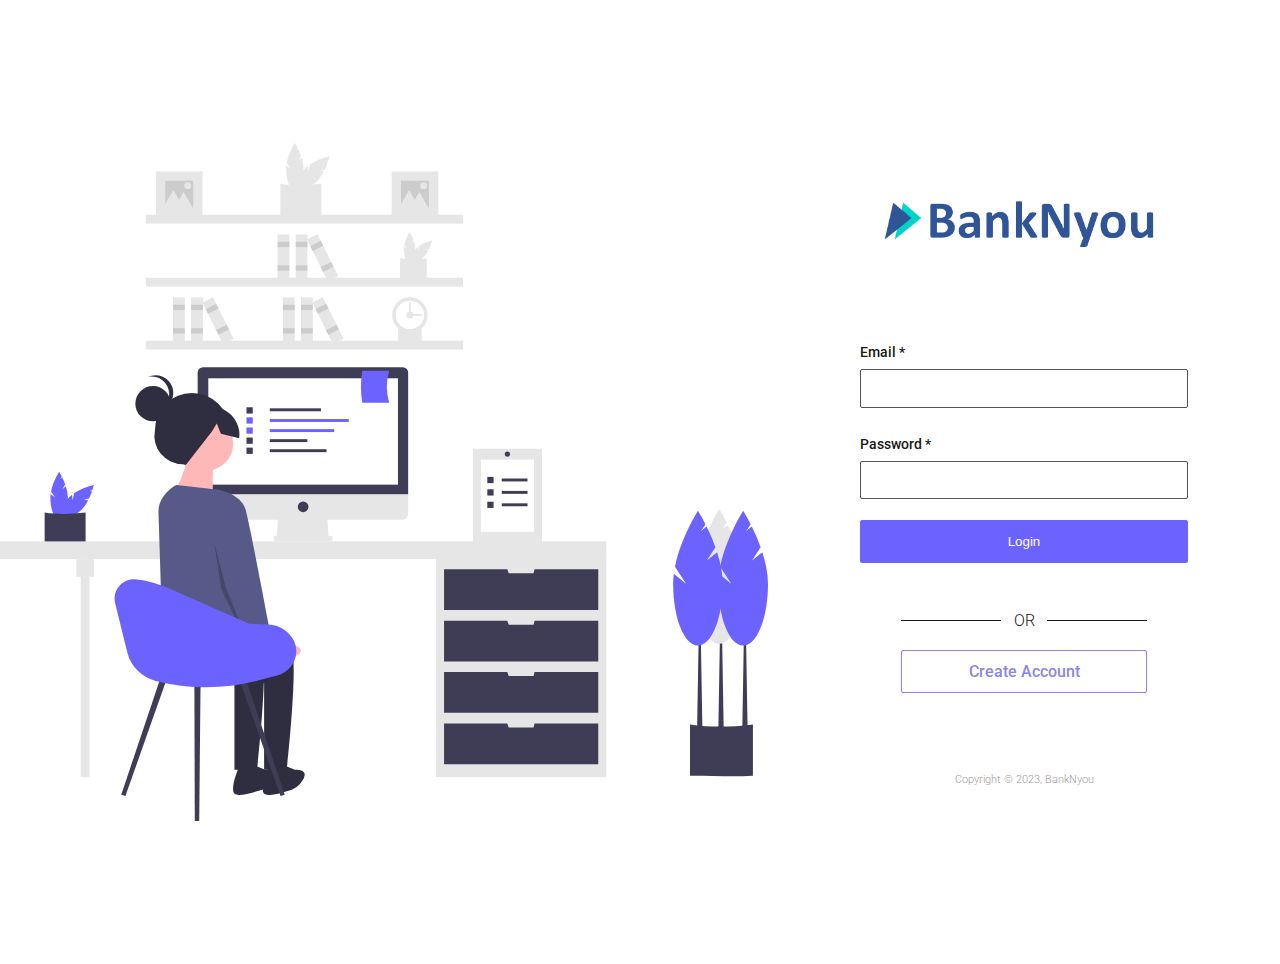
<file: index.html>
<!DOCTYPE html>
<html lang="en">
<head>
    <meta charset="UTF-8">
    <meta name="viewport" content="width=device-width, initial-scale=1.0">
    <link rel="stylesheet" href="style.css">
    <title>Responsive Login Page</title>
    <script defer src="validation.js"></script>
</head>
<body id="main-body">
    <div id="container">
        <div id="left">
            <div id="showImage"></div>
        </div>

        <div id="right">
            <div id="signin">
                <div class="logo">
                    <img src="img/logo_banknyou.png" alt="BankNyou">
                </div>

                <form id="form">
                    <div class="input-control">
                        <label>Email *</label>
                        <input type="text" id="email" class="text-input" data-check-regex="^[\w-\.]+@([\w-]+\.)+[\w-]{2,4}$">
                        <div class="error"></div>
                    </div>

                    <div class="input-control">
                        <label>Password *</label>
                        <input type="password" id="password" class="text-input" data-check-regex="^[\w-\.]+@([\w-]+\.)+[\w-]{2,4}$" maxlength="15">
                        <div class="error"></div>
                    </div>
                    <button type="submit" class="primary-button">Login</button>
                </form>

                <div class="or">
                    <hr class="bar">
                    <span>OR</span>
                    <hr class="bar">
                </div>
                <a href="#" class="secondary-button">Create Account</a>
            </div>
            <footer id="main-footer">
                <p>Copyright &copy; 2023, BankNyou</p>
            </footer>
        </div>
    </div>
</body>
</html>
</file>
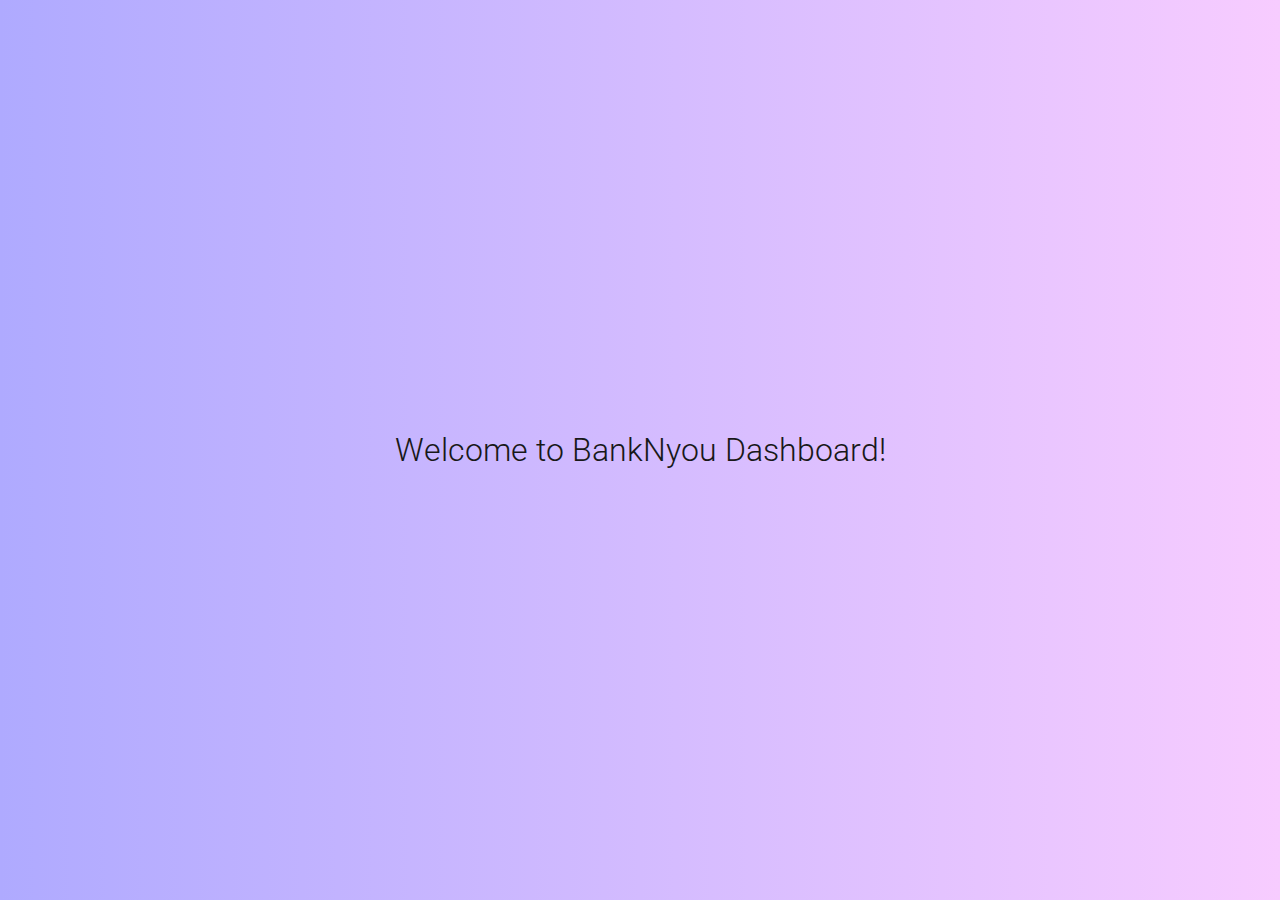
<file: test.html>
<!DOCTYPE html>
<html lang="en">
<head>
    <meta charset="UTF-8">
    <meta name="viewport" content="width=device-width, initial-scale=1.0">
    <link rel="stylesheet" href="style.css">
    <title>Login Successful</title>
</head>
<body>
    <div id="test-container">
        <h1>Welcome to BankNyou Dashboard!</h1>
    </div>
</body>
</html>
</file>
<file: style.css>
@import url('https://fonts.googleapis.com/css2?family=Roboto:wght@300&display=swap');

/* reset css */
*{
    box-sizing: border-box;
    margin: 0;
    padding: 0;
}

body {
    font-family: 'Roboto', sans-serif;
    font-weight: 300;
    background: #fff;
    color: #181818;
    overflow: hidden;
}

h1,
h2,
h3, 
h4, 
h5, 
h6 {
    font-weight: 300;
}

#container{
    display: flex;
}

#test-container {
    display: flex;
    justify-content: center;
    align-items: center;
    height: 100vh;
    width: 100vw;
    background-image: linear-gradient(to right,#afaaff, #f7ccff);
}

#test-container h1 {
    text-align: center;
}

#left{
    flex:1;
    padding:2rem 0;
    min-width: 60%;
}

#right{
    display: flex;
    flex:1;
    flex-direction: column;
    align-items: center;
    justify-content: center;
    padding:2rem 0; 
}

/* sign in */
#signin {
    display: flex;
    flex-direction: column;
    justify-content: center;
    align-items: center;
    width: 80%;
    padding-bottom: 1rem;
}

#signin form {
    width: 80%;
    padding-bottom: 3rem;
}

#signin .logo {
    margin-bottom: 8vh;
}
  
#signin .logo img {
    width: 300px;
}

#signin label {
    font-size: 0.9rem;
    line-height: 2rem;
    font-weight: 500;
}
  
#signin .text-input {
    margin-bottom: 1.3rem;
    width: 100%;
    border-radius: 2px;
    background: #fff;
    border: 1px solid #555;
    color: #181818;
    padding: 0.5rem 1rem;
    line-height: 1.3rem;
}  

.input-control {
    position: relative;
}

.input-control .error {
    position: absolute;
    font-size: 12px;
    color: #ff3860;
    bottom: 0;
    left: 0;
}

#signin .primary-button {
    width: 100%;
}

#signin .secondary-button, 
.or {
    width: 60%;
}

#signin .or {
    display: flex;
    flex-direction: row;
    margin-bottom: 1.2rem;
    align-items: center;
}
  
#signin .or .bar {
    flex: auto;
    border: none;
    height: 1px;
    background: #181818;
}

#signin .or span {
    color: #181818;
    padding: 0 0.8rem;
}

/* background-showcase */
#showImage {
    background: url('img/banknyou_pic.svg') no-repeat center center / cover;
    background-size:100%;
    height: 100vh;
    min-height: 668px;
}

/* footer */
#main-footer {
    color: #a39b9b;
    text-align: center;
    font-size: 0.7rem;
    max-width: 80%;
    padding-top: 4rem;
}

/* button */
.primary-button {
    padding: 0.7rem 1rem;
    height: 2.7rem;
    display: block;
    border: 0;
    border-radius: 2px;
    font-weight: 500;
    background: #6c63ff;
    color: #fff;
    text-decoration: none;
    cursor: pointer;
    text-align: center;
    transition: all 0.5s;
}

.primary-button:hover {
    background-color: #8a86e4;
}

.secondary-button {
    padding: 0.7rem 1rem;
    height: 2.7rem;
    display: block;
    border: 1px solid #8a86e4;
    border-radius: 2px;
    font-weight: 500;
    background: none;
    color: #8a86e4;
    text-decoration: none;
    cursor: pointer;
    text-align: center;
    transition: all 0.5s;
  }
  
/* .secondary-button:hover {
    background-color: #6c63ff;
    color: #fff;
} */
  

/* Media Queries */
@media (min-width: 1200px) {
    #left {
      flex: 6;
    }
  
    #right {
      flex: 4;
    }

    .secondary-button:hover {
        background-color: #6c63ff;
        color: #fff;
    }
}
  
/* for tablets and mobile */
@media (max-width: 768px) {
    body {
      overflow: auto;
    }
  
    #left {
      display: none;
    }
  
    #right {
      justify-content: start;
      margin-top: 4vh;
    }
  
    #signin .logo {
      margin-bottom: 2vh;
    }
  
    #signin .text-input {
      margin-bottom: 1rem;
    }
  
    #main-footer {
      padding-top: 1rem;
    }
}

/* when you rotate your mobile device */
@media (max-height: 600px) {
    body{
        overflow: auto;
    }
}
</file>
